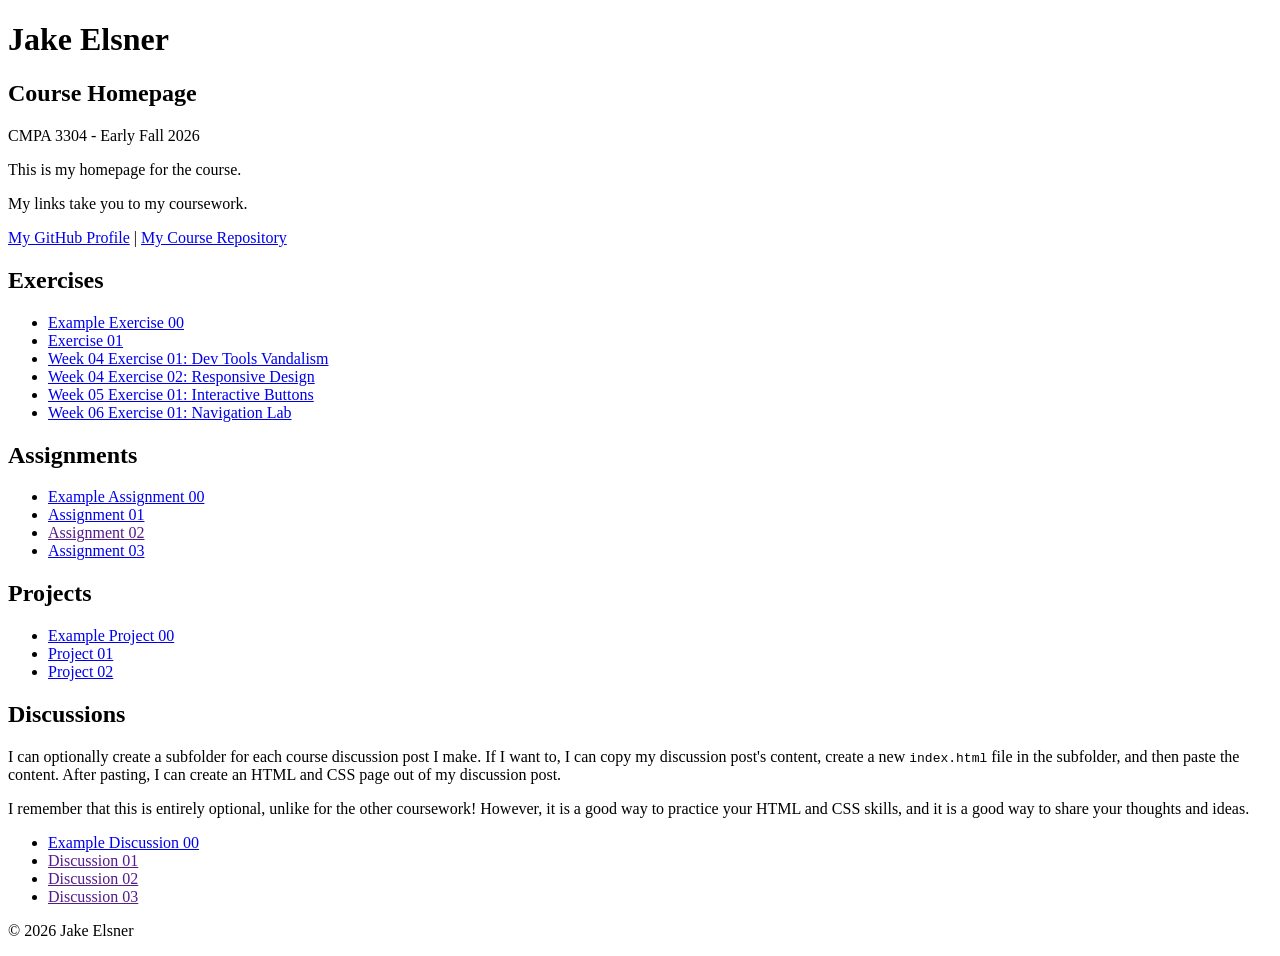
<file: index.html>
<!DOCTYPE html>

<!--

INSTRUCTIONS: HOW TO CHANGE THIS PAGE:

1. Change "Student Name" in the title above to your real name.

2. Change "Your Name" in the big heading below to your real name.

3. Change "your-username" to your real GitHub username in both links.

4. Change "your-repo-name" to the name of this repository.

5. Change "Course Name" to the name of your class.

6. Change "Semester Year" to match when you are taking this class.

7. Add links to your work:
    - Find the words that say "Exercise 01", "Assignment 01", etc.
    - Between the quote marks in href="", put the relative link to your work in the subfolder. You can simply link to the subfolder name. Take a look at the example folders and links to see how to do this.
    - For work not yet started/completed, you can leave the href="" blank until you are ready.
    - Change the words "Exercise 01" to match the name of the exercise. Do the same for assignments and projects. If you add your discussion posts, do the same for them.
    - Do this for each piece of work you finish.

8. You can add more links by copying a whole line like this:
    <li><a href="">New Work Name</a></li>
    Then paste it below the last one in that section.

9. Save your changes and push to GitHub when you are done. Remember you can use GitHub Desktop to help you with this.

Remember: During the course, if you want, you can style your homepage to introduce your own style and aesthetics. To start, keep this page simple and plain. This is just a template to get you started. Embrace the handcrafted approach to web design and development: change things to make them your own.

Remember: You must have a GitHub account, a new GitHub repository for this course, and this file (index.html) in that repository. 

Remember: You must create subfolders for each piece of coursework as the semester progresses.

-->

<html lang="en">
    <head>
        <meta charset="UTF-8" />
        <title>Course Homepage template</title>
        <meta charset="UTF-8" />
        <meta name="viewport" content="width=device-width, initial-scale=1.0" />
        <title>Jake Elsner - Course Homepage</title>
    </head>

    <body>
        <header>
            <h1>Jake Elsner</h1>
            <h2>Course Homepage</h2>
            <p>CMPA 3304 - Early Fall 2026</p>
            <p>This is my homepage for the course.</p>
            <p>My links take you to my coursework.</p>
            <nav>
                <a href="https://github.com/ElsnerRedRaider">My GitHub Profile</a>
                |
                <a href="https://elsnerredraider.github.io/Elsner-CMPA3304/">
                    My Course Repository
                </a>
            </nav>
        </header>

        <main>
            <section>
                <h2>Exercises</h2>
                <ul>
                    <li>
                        <a href="example-exercise-00/">Example Exercise 00</a>
                    </li>
                    <li><a href="week03-exercise01-boxmodelpractice/">Exercise 01</a></li>
                    <li><a href="week04_exercise01/">Week 04 Exercise 01: Dev Tools Vandalism</a></li>
                    <li><a href="week-04-exercise-02/">Week 04 Exercise 02: Responsive Design</a></li>
                    <li><a href="week05-exercise01/">Week 05 Exercise 01: Interactive Buttons</a></li>
                    <li><a href="week-06-exercise-01/">Week 06 Exercise 01: Navigation Lab</a></li>
                </ul>
            </section>

            <section>
                <h2>Assignments</h2>
                <ul>
                    <li>
                        <a href="example-assignment-00/">
                            Example Assignment 00
                        </a>
                    </li>
                    <li><a href="assignment-01/">Assignment 01</a></li>
                    <li><a href="">Assignment 02</a></li>
                    <li><a href="assignment-03/">Assignment 03</a></li>
                </ul>
            </section>

            <section>
                <h2>Projects</h2>
                <ul>
                    <li>
                        <a href="example-project-00/">Example Project 00</a>
                    </li>
                    <li><a href="project-01/">Project 01</a></li>
                    <li><a href="project-02/">Project 02</a></li>
                </ul>
            </section>

            <section>
                <h2>Discussions</h2>
                <p>
                    I can optionally create a subfolder for each course
                    discussion post I make. If I want to, I can copy my
                    discussion post's content, create a new
                    <code>index.html</code>
                    file in the subfolder, and then paste the content. After
                    pasting, I can create an HTML and CSS page out of my
                    discussion post.
                </p>
                <p>
                    I remember that this is entirely optional, unlike for the
                    other coursework! However, it is a good way to practice your
                    HTML and CSS skills, and it is a good way to share your
                    thoughts and ideas.
                </p>
                <ul>
                    <li>
                        <a href="example-discussion-00/">
                            Example Discussion 00
                        </a>
                    </li>
                    <li><a href="">Discussion 01</a></li>
                    <li><a href="">Discussion 02</a></li>
                    <li><a href="">Discussion 03</a></li>
                </ul>
            </section>
        </main>

        <footer>
            <p>&copy; 2026 Jake Elsner</p>
        </footer>
    </body>
</html>
</file>
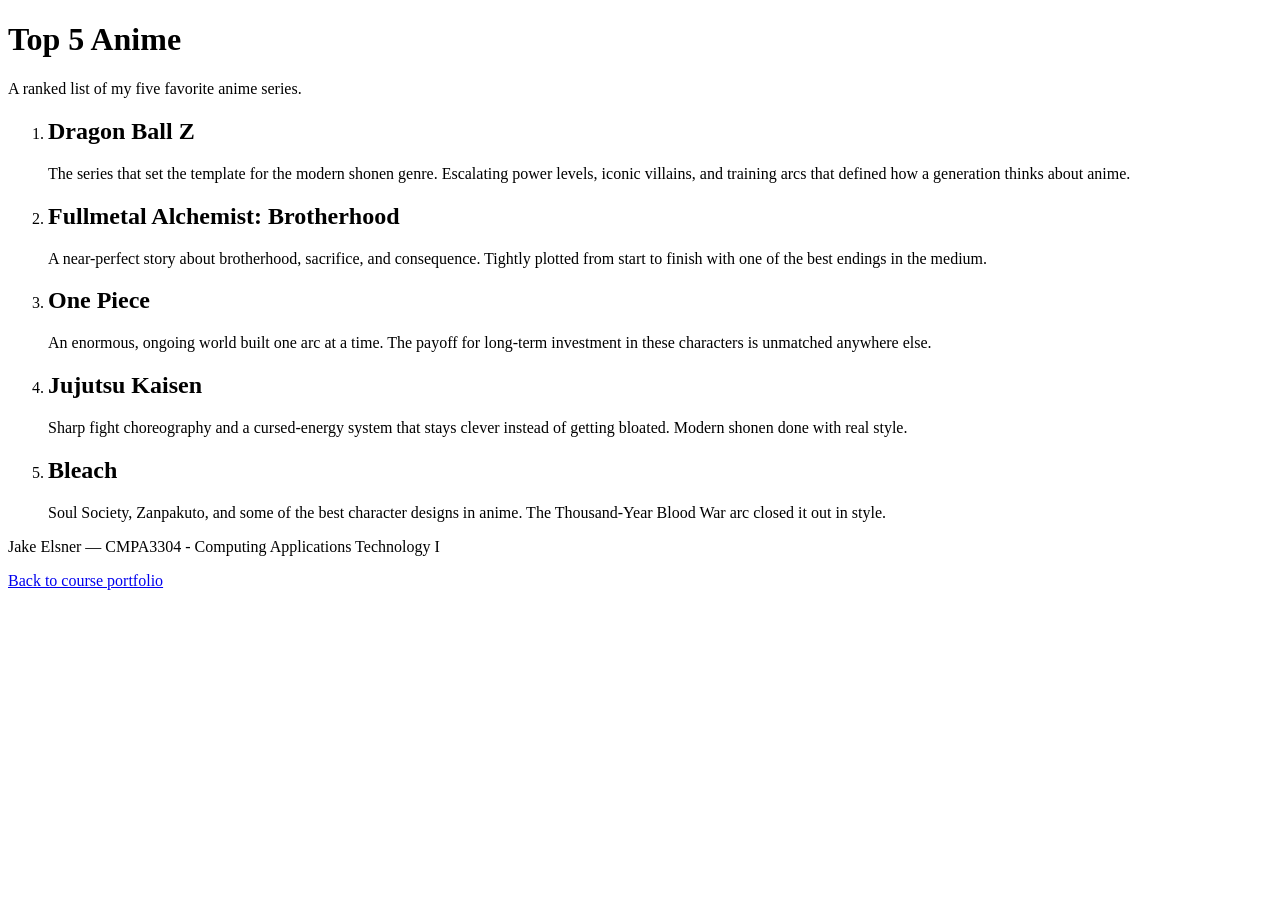
<file: assignment-01/index.html>
<!DOCTYPE html>
<html lang="en">
<head>
  <meta charset="UTF-8">
  <meta name="viewport" content="width=device-width, initial-scale=1.0">
  <title>Assignment 01: Top 5 Anime</title>
</head>
<body>

  <header>
    <h1>Top 5 Anime</h1>
    <p>A ranked list of my five favorite anime series.</p>
  </header>

  <main>
    <ol>
      <li>
        <h2>Dragon Ball Z</h2>
        <p>The series that set the template for the modern shonen genre. Escalating power levels, iconic villains, and training arcs that defined how a generation thinks about anime.</p>
      </li>

      <li>
        <h2>Fullmetal Alchemist: Brotherhood</h2>
        <p>A near-perfect story about brotherhood, sacrifice, and consequence. Tightly plotted from start to finish with one of the best endings in the medium.</p>
      </li>

      <li>
        <h2>One Piece</h2>
        <p>An enormous, ongoing world built one arc at a time. The payoff for long-term investment in these characters is unmatched anywhere else.</p>
      </li>

      <li>
        <h2>Jujutsu Kaisen</h2>
        <p>Sharp fight choreography and a cursed-energy system that stays clever instead of getting bloated. Modern shonen done with real style.</p>
      </li>

      <li>
        <h2>Bleach</h2>
        <p>Soul Society, Zanpakuto, and some of the best character designs in anime. The Thousand-Year Blood War arc closed it out in style.</p>
      </li>
    </ol>
  </main>

  <footer>
    <p>Jake Elsner &mdash; CMPA3304 - Computing Applications Technology I</p>
    <a href="../">Back to course portfolio</a>
  </footer>

</body>
</html>
</file>
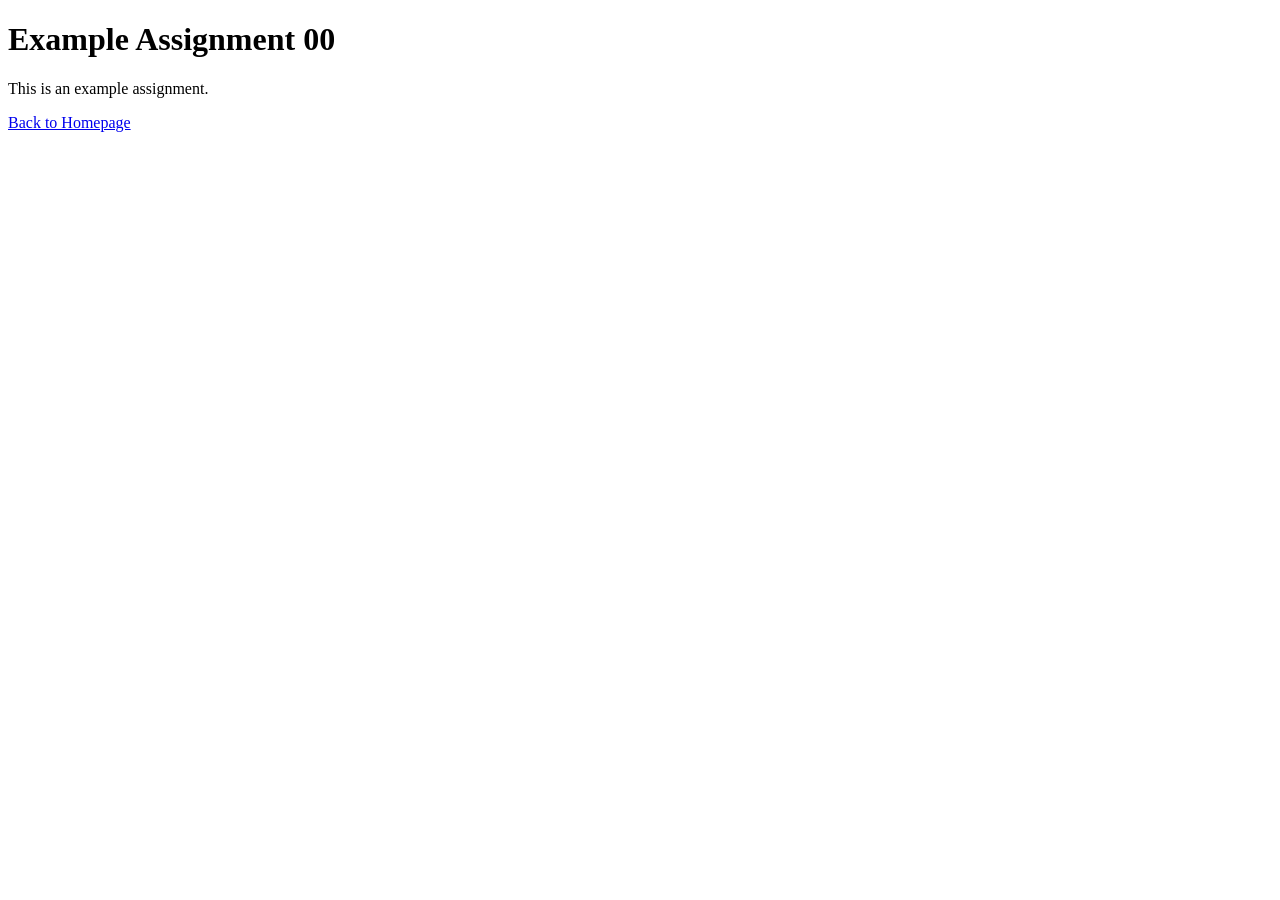
<file: example-assignment-00/index.html>
<!DOCTYPE html>
<html lang="en">
    <head>
        <meta charset="UTF-8" />
        <meta name="viewport" content="width=device-width, initial-scale=1.0" />
        <title>Example Assignment 00</title>
    </head>
    <body>
        <h1>Example Assignment 00</h1>
        <p>This is an example assignment.</p>
        <a href="../index.html">Back to Homepage</a>
    </body>
</html>
</file>
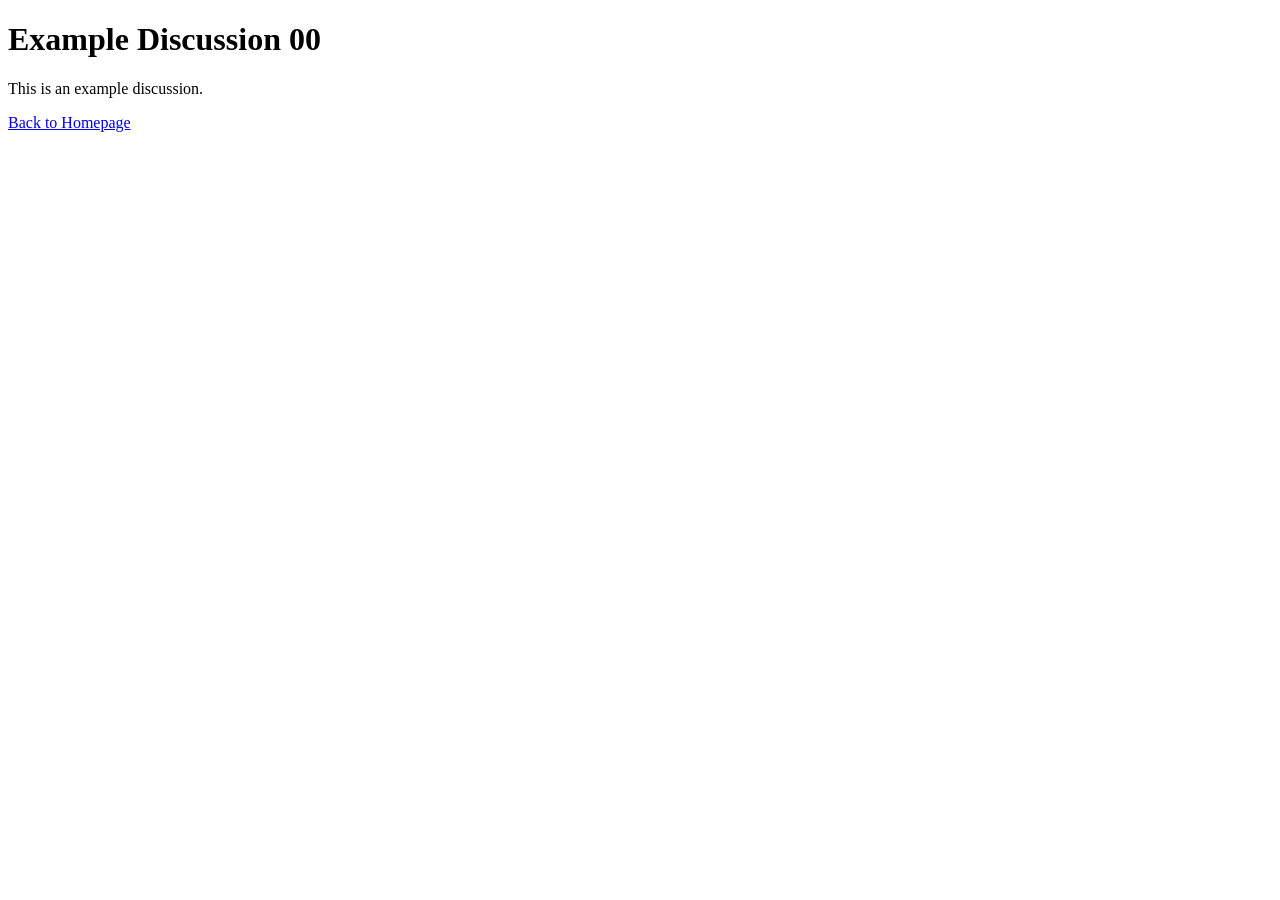
<file: example-discussion-00/index.html>
<!DOCTYPE html>
<html lang="en">
    <head>
        <meta charset="UTF-8" />
        <meta name="viewport" content="width=device-width, initial-scale=1.0" />
        <title>Example Discussion 00</title>
    </head>
    <body>
        <h1>Example Discussion 00</h1>
        <p>This is an example discussion.</p>
        <a href="../index.html">Back to Homepage</a>
    </body>
</html>
</file>
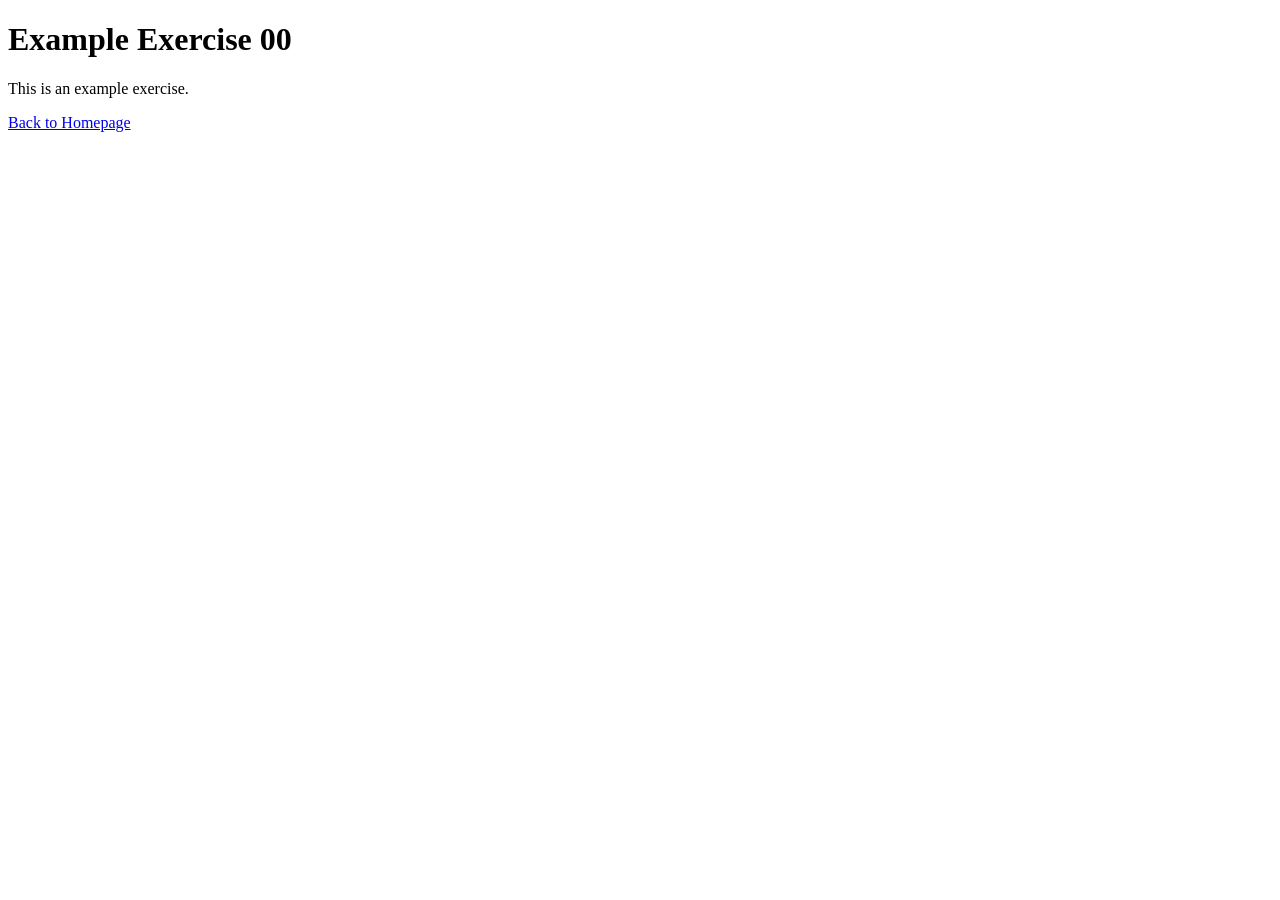
<file: example-exercise-00/index.html>
<!DOCTYPE html>
<html lang="en">
    <head>
        <meta charset="UTF-8" />
        <meta name="viewport" content="width=device-width, initial-scale=1.0" />
        <title>Example Exercise 00</title>
    </head>
    <body>
        <h1>Example Exercise 00</h1>
        <p>This is an example exercise.</p>
        <a href="../index.html">Back to Homepage</a>
    </body>
</html>
</file>
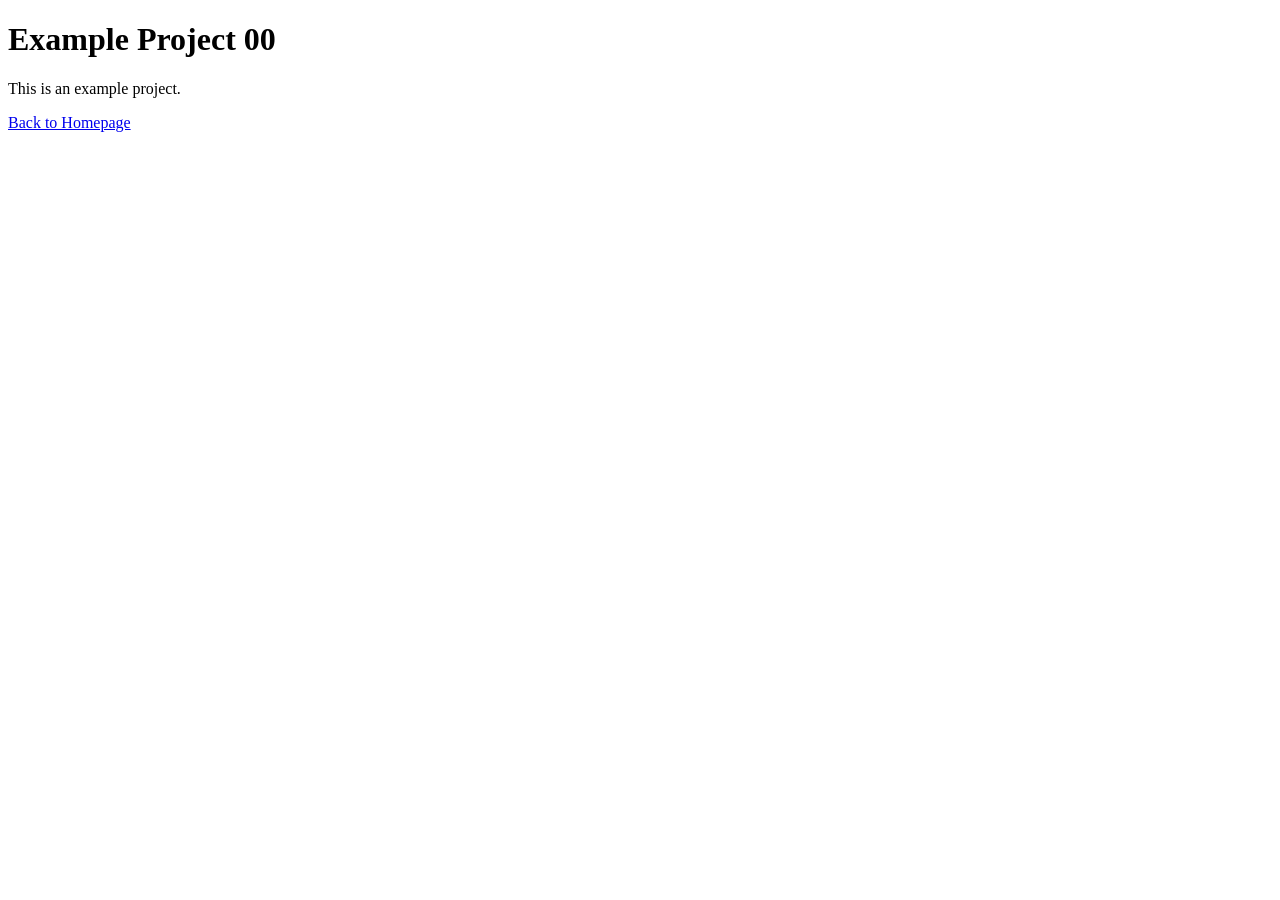
<file: example-project-00/index.html>
<!DOCTYPE html>
<html lang="en">
    <head>
        <meta charset="UTF-8" />
        <meta name="viewport" content="width=device-width, initial-scale=1.0" />
        <title>Example Project 00</title>
    </head>
    <body>
        <h1>Example Project 00</h1>
        <p>This is an example project.</p>
        <a href="../index.html">Back to Homepage</a>
    </body>
</html>
</file>
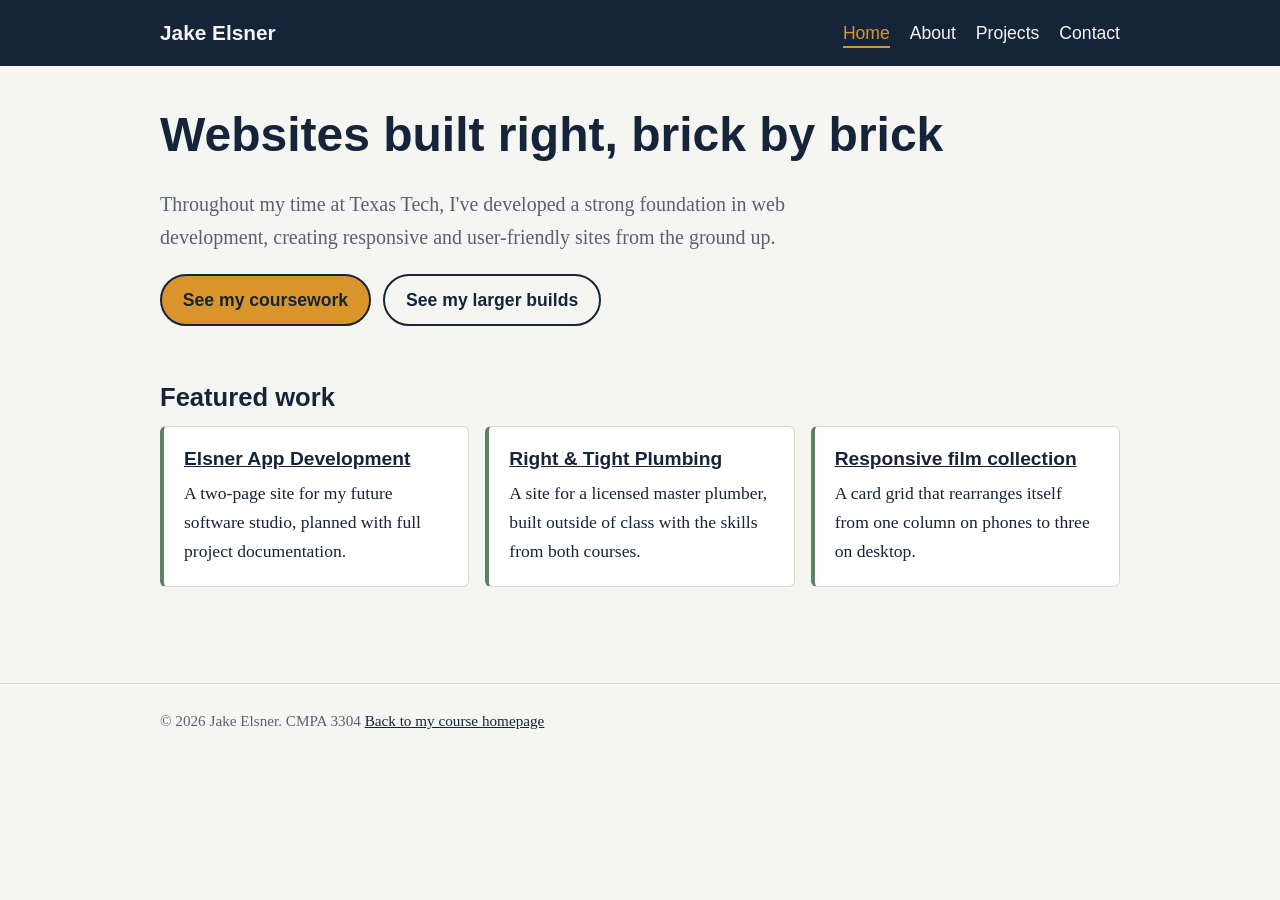
<file: project-02/index.html>
<!DOCTYPE html>
<html lang="en">
<head>
  <meta charset="UTF-8">
  <meta name="viewport" content="width=device-width, initial-scale=1.0">
  <meta name="description" content="Web development portfolio of Jake Elsner, a Texas Tech student in Computing Applications.">
  <title>Home | Jake Elsner</title>
  <link rel="stylesheet" href="style.css">
</head>
<body>
  <header>
    <div class="container">
      <a class="logo" href="index.html">Jake Elsner</a>
      <nav aria-label="Main navigation">
        <ul>
          <li><a href="index.html" aria-current="page">Home</a></li>
          <li><a href="about.html">About</a></li>
          <li><a href="projects.html">Projects</a></li>
          <li><a href="contact.html">Contact</a></li>
        </ul>
      </nav>
    </div>
  </header>

  <main class="container">
    <section aria-labelledby="hero-title">
      <h1 id="hero-title">Websites built right, brick by brick</h1>
      <p class="lead">Throughout my time at Texas Tech, I've developed a strong foundation in web development, creating responsive and user-friendly sites from the ground up.</p>
      <a class="button" href="projects.html#coursework">See my coursework</a>
      <a class="button button-secondary" href="projects.html#builds">See my larger builds</a>
    </section>

    <section aria-labelledby="featured-title">
      <h2 id="featured-title">Featured work</h2>
      <ul class="cards">
        <li class="card">
          <h3><a href="https://elsnerredraider.github.io/Project03_ElsnerAppDevelopment/">Elsner App Development</a></h3>
          <p>A two-page site for my future software studio, planned with full project documentation.</p>
        </li>
        <li class="card">
          <h3><a href="https://elsnerredraider.github.io/Right-and-Tight/">Right &amp; Tight Plumbing</a></h3>
          <p>A site for a licensed master plumber, built outside of class with the skills from both courses.</p>
        </li>
        <li class="card">
          <h3><a href="https://elsnerredraider.github.io/Elsner-CMPA3304/week-04-exercise-02/">Responsive film collection</a></h3>
          <p>A card grid that rearranges itself from one column on phones to three on desktop.</p>
        </li>
      </ul>
    </section>
  </main>

  <footer>
    <div class="container">
      <p>&copy; 2026 Jake Elsner. CMPA 3304 <a href="https://elsnerredraider.github.io/Elsner-CMPA3304/">Back to my course homepage</a></p>
    </div>
  </footer>
</body>
</html>
</file>
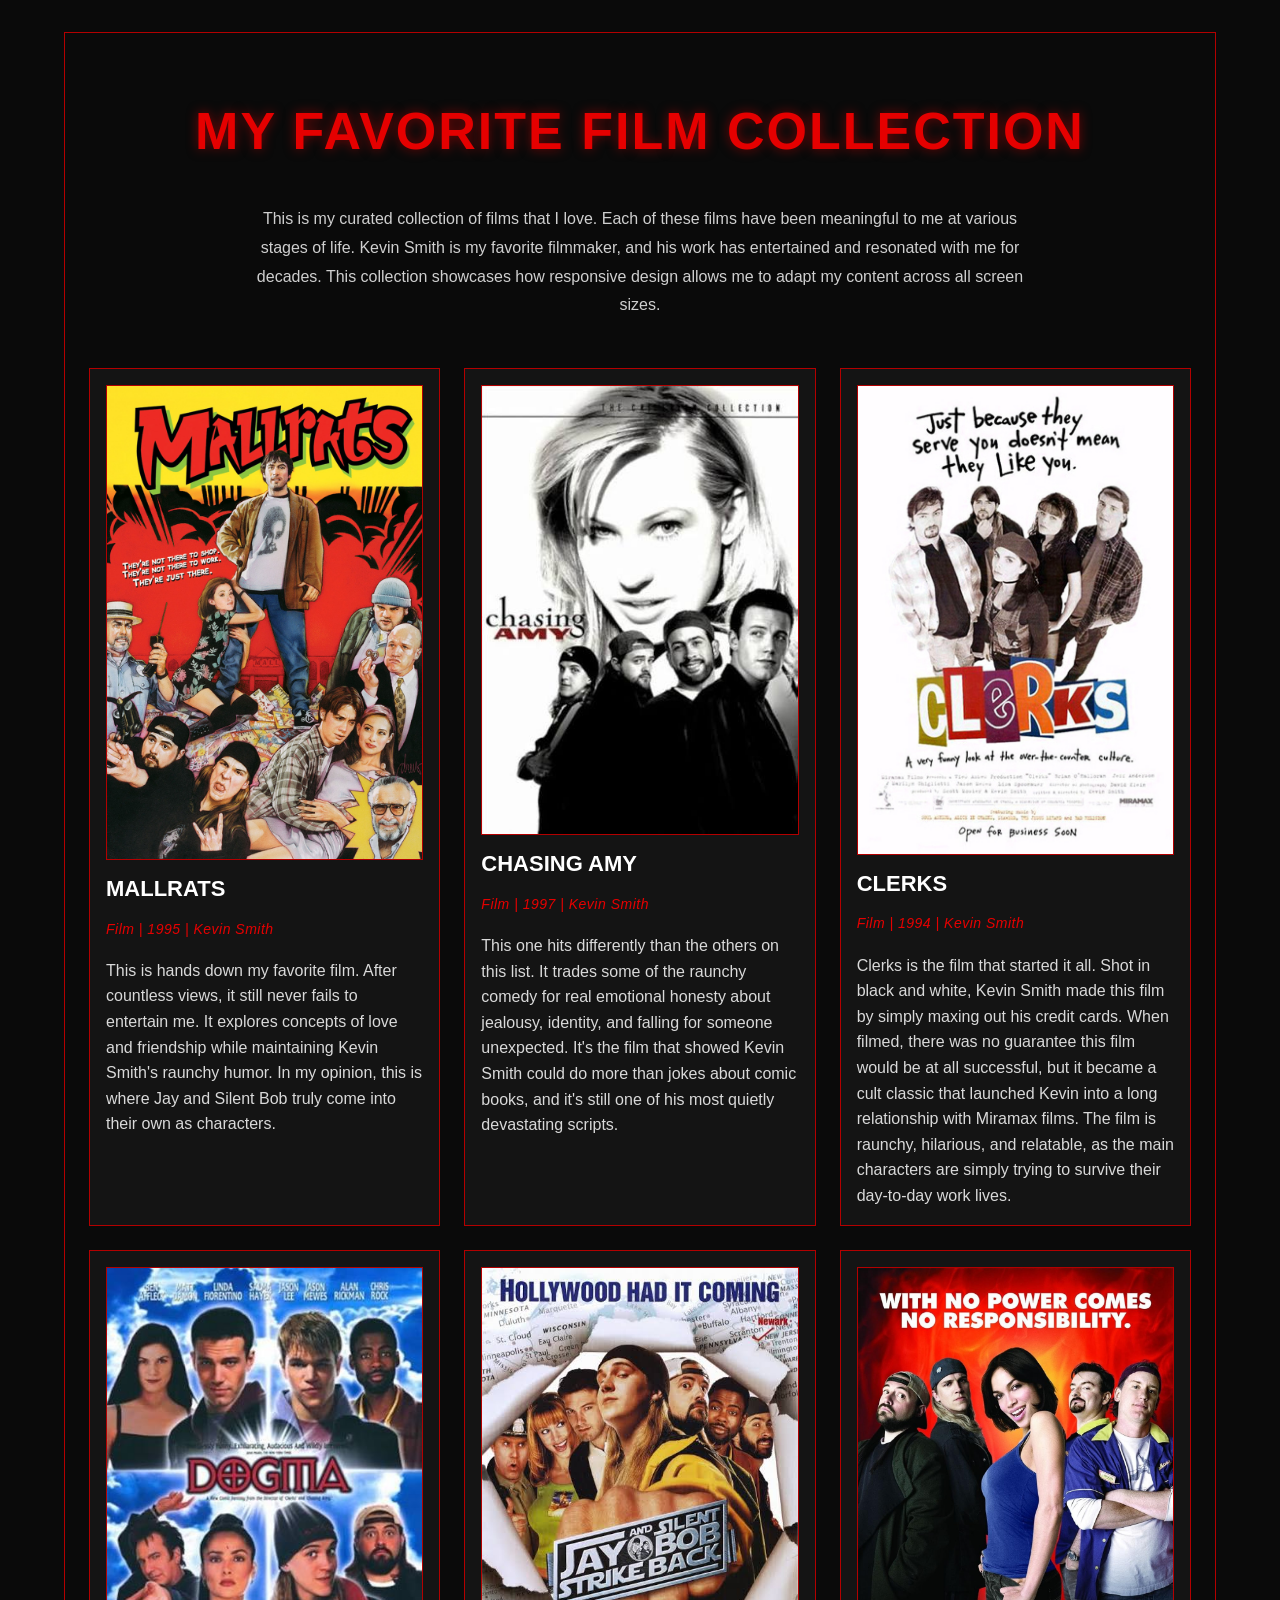
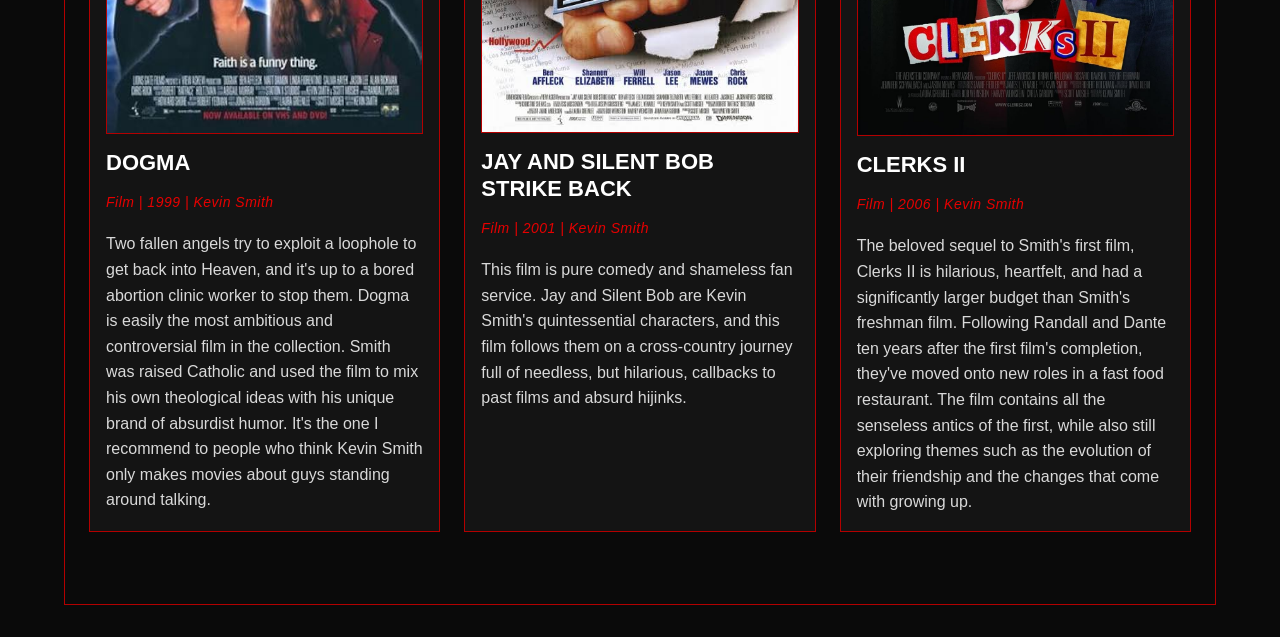
<file: week-04-exercise-02/index.html>
<!DOCTYPE html>
<html lang="en">

<head>
    <meta charset="UTF-8" />
    <meta name="viewport" content="width=device-width, initial-scale=1.0" />
    <title>Week 04 Exercise 02 - My Collection</title>
    <link rel="stylesheet" href="./style.css" />
</head>

<body>
    <main>
        <h1>My Favorite Film Collection</h1>
        <!-- 
            SAMPLE OVERVIEW TEXT
            Replace this entire paragraph with your own description.
            How do you think about your collection? Write that out here.
            P.S. Please use your own words. Be yourself.
        -->
        <p>
            This is my curated collection of films that I love. Each of these films have been meaningful to me at various stages of life.
            Kevin Smith is my favorite filmmaker, and his work has entertained and resonated with me for decades. This collection showcases
            how responsive design allows me to adapt my content across all screen sizes.
        </p>

        <div class="collection-grid">

            <!-- 
                SAMPLE CARD 1
                Replace this entire card with your own item.
                Keep the same structure: image, title, details, description.
            -->
            <div class="collection-card">
                <img src="./movie1_malrats.png" alt="Mallrats by Kevin Smith" />
                <h2>Mallrats</h2>
                <p class="details">Film | 1995 | Kevin Smith</p>
                <p class="description">
                    This is hands down my favorite film. After countless views, it still never fails to entertain me. 
                    It explores concepts of love and friendship while maintaining Kevin Smith's raunchy humor. In my opinion, this is where Jay and Silent Bob truly come into their own as characters.
                </p>
            </div>

            <!-- 
                SAMPLE CARD 2
                Replace this entire card with your own item.
                Notice the structure is identical to Sample Card 1.
            -->
            <div class="collection-card">
                <img src="./movie2_chasingamy.jpg" alt="Chasing Amy by Kevin Smith" />
                <h2>Chasing Amy</h2>
                <p class="details">Film | 1997 | Kevin Smith</p>
                <p class="description">
                    This one hits differently than the others on this list. 
                    It trades some of the raunchy comedy for real emotional honesty about jealousy, identity, and falling for someone unexpected. 
                    It's the film that showed Kevin Smith could do more than jokes about comic books, and it's still one of his most quietly devastating scripts.
                </p>
            </div>

            <!-- 
                PLACEHOLDER CARD 3
                Complete this card by adding your image, title, details, and description.
            -->
            <div class="collection-card">
                <img src="./movie3_clerks.jpg" alt="Clerks by Kevin Smith" />
                <h2>Clerks</h2>
                <p class="details">Film | 1994 | Kevin Smith</p>
                <p class="description">
                    Clerks is the film that started it all. Shot in black and white, Kevin Smith made this film by simply maxing out his credit cards.
                    When filmed, there was no guarantee this film would be at all successful, but it became a cult classic that launched Kevin into a long relationship with Miramax films.
                    The film is raunchy, hilarious, and relatable, as the main characters are simply trying to survive their day-to-day work lives.
                </p>
            </div>

            <!-- 
                PLACEHOLDER CARD 4
                Complete this card by adding your image, title, details, and description.
            -->
            <div class="collection-card">
                <img src="./movie4_dogma.jpg" alt="Dogma by Kevin Smith" />
                <h2>Dogma</h2>
                <p class="details">Film | 1999 | Kevin Smith</p>
                <p class="description">
                    Two fallen angels try to exploit a loophole to get back into Heaven, and it's up to a bored abortion clinic worker to stop them. 
                    Dogma is easily the most ambitious and controversial film in the collection. Smith was raised Catholic and used the film to mix his own theological ideas with his unique brand of absurdist humor.
                     It's the one I recommend to people who think Kevin Smith only makes movies about guys standing around talking.
                </p>
            </div>

            <!-- 
                PLACEHOLDER CARD 5
                Complete this card by adding your image, title, details, and description.
            -->
            <div class="collection-card">
                <img src="./movie5_jayandsilentbobstrikeback.jpg" alt="Jay and Silent Bob Strike Back by Kevin Smith" />
                <h2>Jay and Silent Bob Strike Back</h2>
                <p class="details">Film | 2001 | Kevin Smith</p>
                <p class="description">
                    This film is pure comedy and shameless fan service. 
                    Jay and Silent Bob are Kevin Smith's quintessential characters, and this film follows them on a cross-country journey full of needless, but hilarious, callbacks to past films and absurd hijinks.
                </p>
            </div>

            <!-- 
                PLACEHOLDER CARD 6
                Complete this card by adding your image, title, details, and description.
            -->
            <div class="collection-card">
                <img src="./movie6_clerks2.jpg" alt="Clerks II by Kevin Smith" />
                <h2>Clerks II</h2>
                <p class="details">Film | 2006 | Kevin Smith</p>
                <p class="description">
                    The beloved sequel to Smith's first film, Clerks II is hilarious, heartfelt, and had a significantly larger budget than Smith's freshman film.
                    Following Randall and Dante ten years after the first film's completion, they've moved onto new roles in a fast food restaurant. 
                    The film contains all the senseless antics of the first, while also still exploring themes such as the evolution of their friendship and the changes that come with growing up.
                </p>
            </div>
        </div>
    </main>
</body>

</html>
                </p>
            </div>
        </div>
    </main>
</body>

</html>
</file>
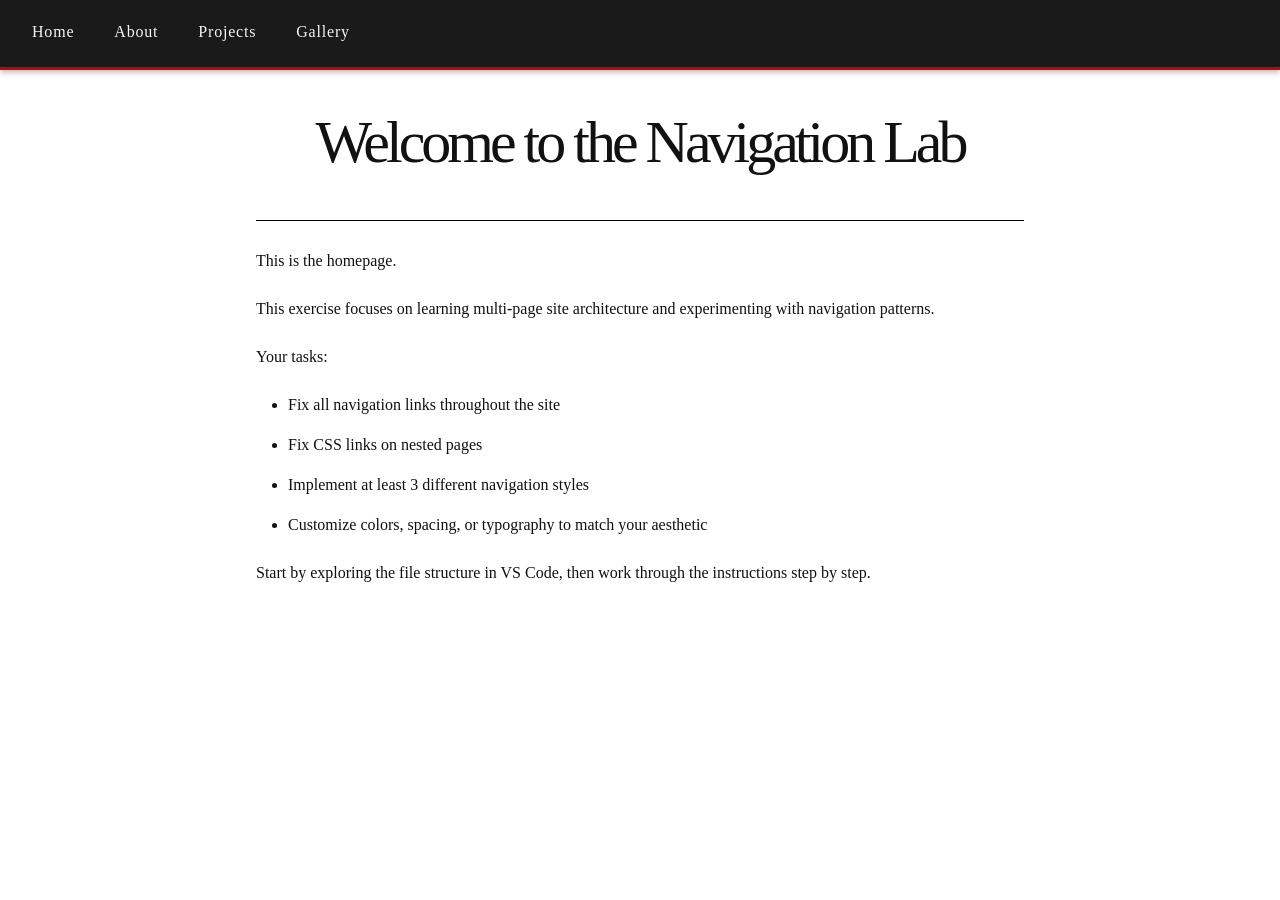
<file: week-06-exercise-01/index.html>
<!DOCTYPE html>
<html lang="en">

<head>
  <meta charset="UTF-8">
  <meta name="viewport" content="width=device-width, initial-scale=1.0">
  <title>Navigation Lab - Home</title>
  <link rel="stylesheet" href="css/style.css">
</head>

<body>

  <nav class="nav-horizontal">
    <ul>
      <li><a href="index.html">Home</a></li>
      <li><a href="about.html">About</a></li>
      <li><a href="projects/index.html">Projects</a></li>
      <li><a href="gallery/index.html">Gallery</a></li>
    </ul>
  </nav>

  <main>
    <h1>Welcome to the Navigation Lab</h1>

    <p>This is the homepage.</p>
    <p>This exercise focuses on learning multi-page site architecture and experimenting with navigation patterns.</p>

    <p>Your tasks:</p>
    <ul>
      <li>Fix all navigation links throughout the site</li>
      <li>Fix CSS links on nested pages</li>
      <li>Implement at least 3 different navigation styles</li>
      <li>Customize colors, spacing, or typography to match your aesthetic</li>
    </ul>

    <p>Start by exploring the file structure in VS Code, then work through the instructions step by step.</p>
  </main>

</body>

</html>
</file>
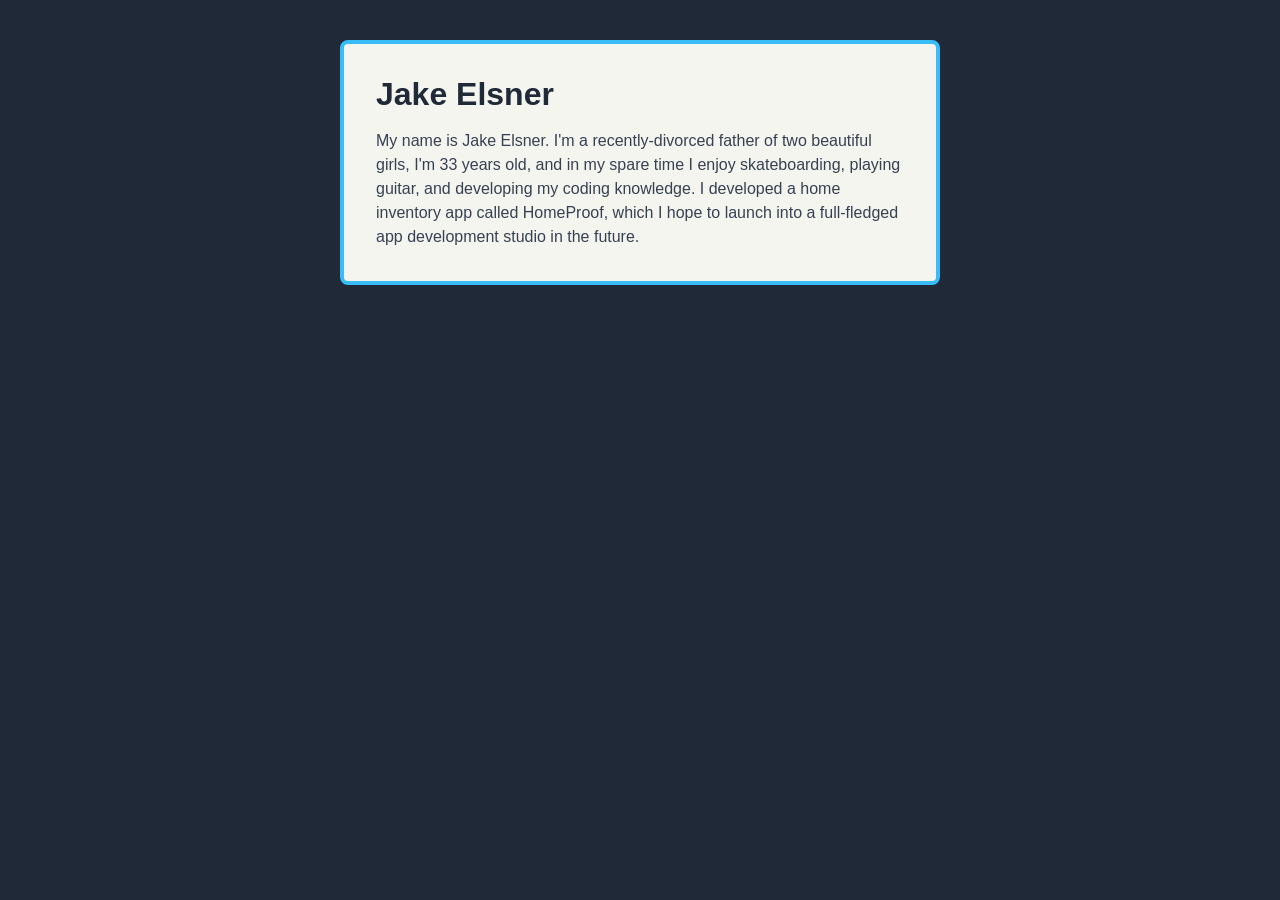
<file: week03-exercise01-boxmodelpractice/index.html>
<!DOCTYPE html>

<html lang="en">

<head>

  <meta charset="UTF-8">
  <meta name="viewport" content="width=device-width, initial-scale=1.0">
  <title>Jake Elsner</title>
  <link rel="stylesheet" href="style.css">
  
</head>

<body>
 
  <div class="card">
    <h1>Jake Elsner</h1>
    <p>
      My name is Jake Elsner. I'm a recently-divorced father of two beautiful girls, I'm 33 years old, and in my spare time I enjoy skateboarding, playing guitar, and developing my coding knowledge. I developed a home inventory app called HomeProof, which I hope to launch into a full-fledged app development studio in the future. 
    </p>
  </div>
 
</body>
</html>
</file>
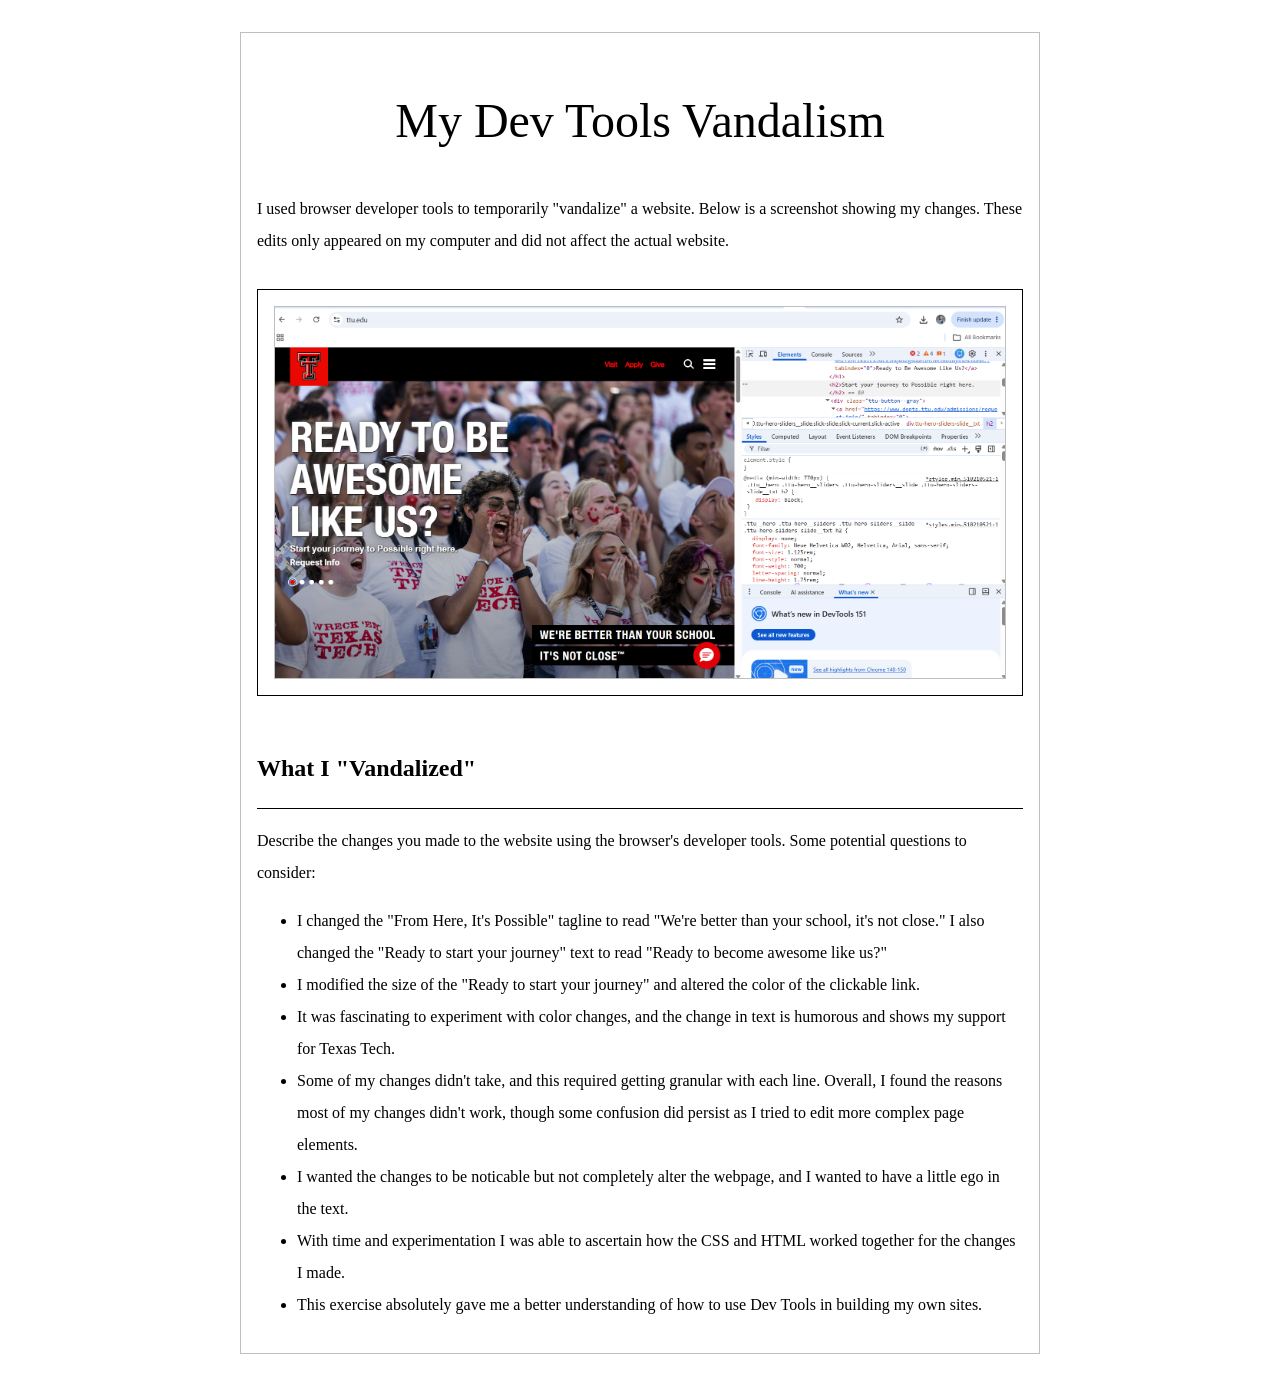
<file: week04_exercise01/index.html>
<!DOCTYPE html>
<html lang="en">

<head>
    <meta charset="UTF-8" />
    <meta name="viewport" content="width=device-width, initial-scale=1.0" />
    <title>Week 04 Exercise 01 - My Dev Tools Vandalism</title>
    <link rel="stylesheet" href="./style.css" />
</head>

<body>
    <main>
        <h1>My Dev Tools Vandalism</h1>
        <p>
            I used browser developer tools to temporarily "vandalize" a
            website. Below is a screenshot showing my changes. These edits
            only appeared on my computer and did not affect the actual
            website.
        </p>
        <div class="screenshot-container">
            <!-- 
                IMPORTANT: Update the src attribute below to match your screenshot filename.
                Example: If your screenshot is named "apple-dot-com-but-with-papyrus-font.png", change the line to:
                src="./apple-dot-com-but-with-papyrus-font.png"
            -->
            <img src="devtools-vandalism-screenshot.png" alt="Screenshot of the vandalized TTU Homepage" />
        </div>
        <h2>What I "Vandalized"</h2>
        <p>
            Describe the changes you made to the website using the browser's developer tools. Some potential questions
            to consider:
        <ul>
            <li>I changed the "From Here, It's Possible" tagline to read "We're better than your school, it's not close." I also changed the "Ready to start your journey" text to read "Ready to become awesome like us?"</li>
            <li>I modified the size of the "Ready to start your journey" and altered the color of the clickable link.</li>
            <li>It was fascinating to experiment with color changes, and the change in text is humorous and shows my support for Texas Tech.</li>
            <li>Some of my changes didn't take, and this required getting granular with each line. Overall, I found the reasons most of my changes didn't work, though some confusion did persist as I tried to edit more complex page elements.</li>
            <li>I wanted the changes to be noticable but not completely alter the webpage, and I wanted to have a little ego in the text.</li>
            <li>With time and experimentation I was able to ascertain how the CSS and HTML worked together for the changes I made.</li>
            <li>This exercise absolutely gave me a better understanding of how to use Dev Tools in building my own sites.</li>
        </ul>
        </p>
    </main>
</body>

</html>
</file>
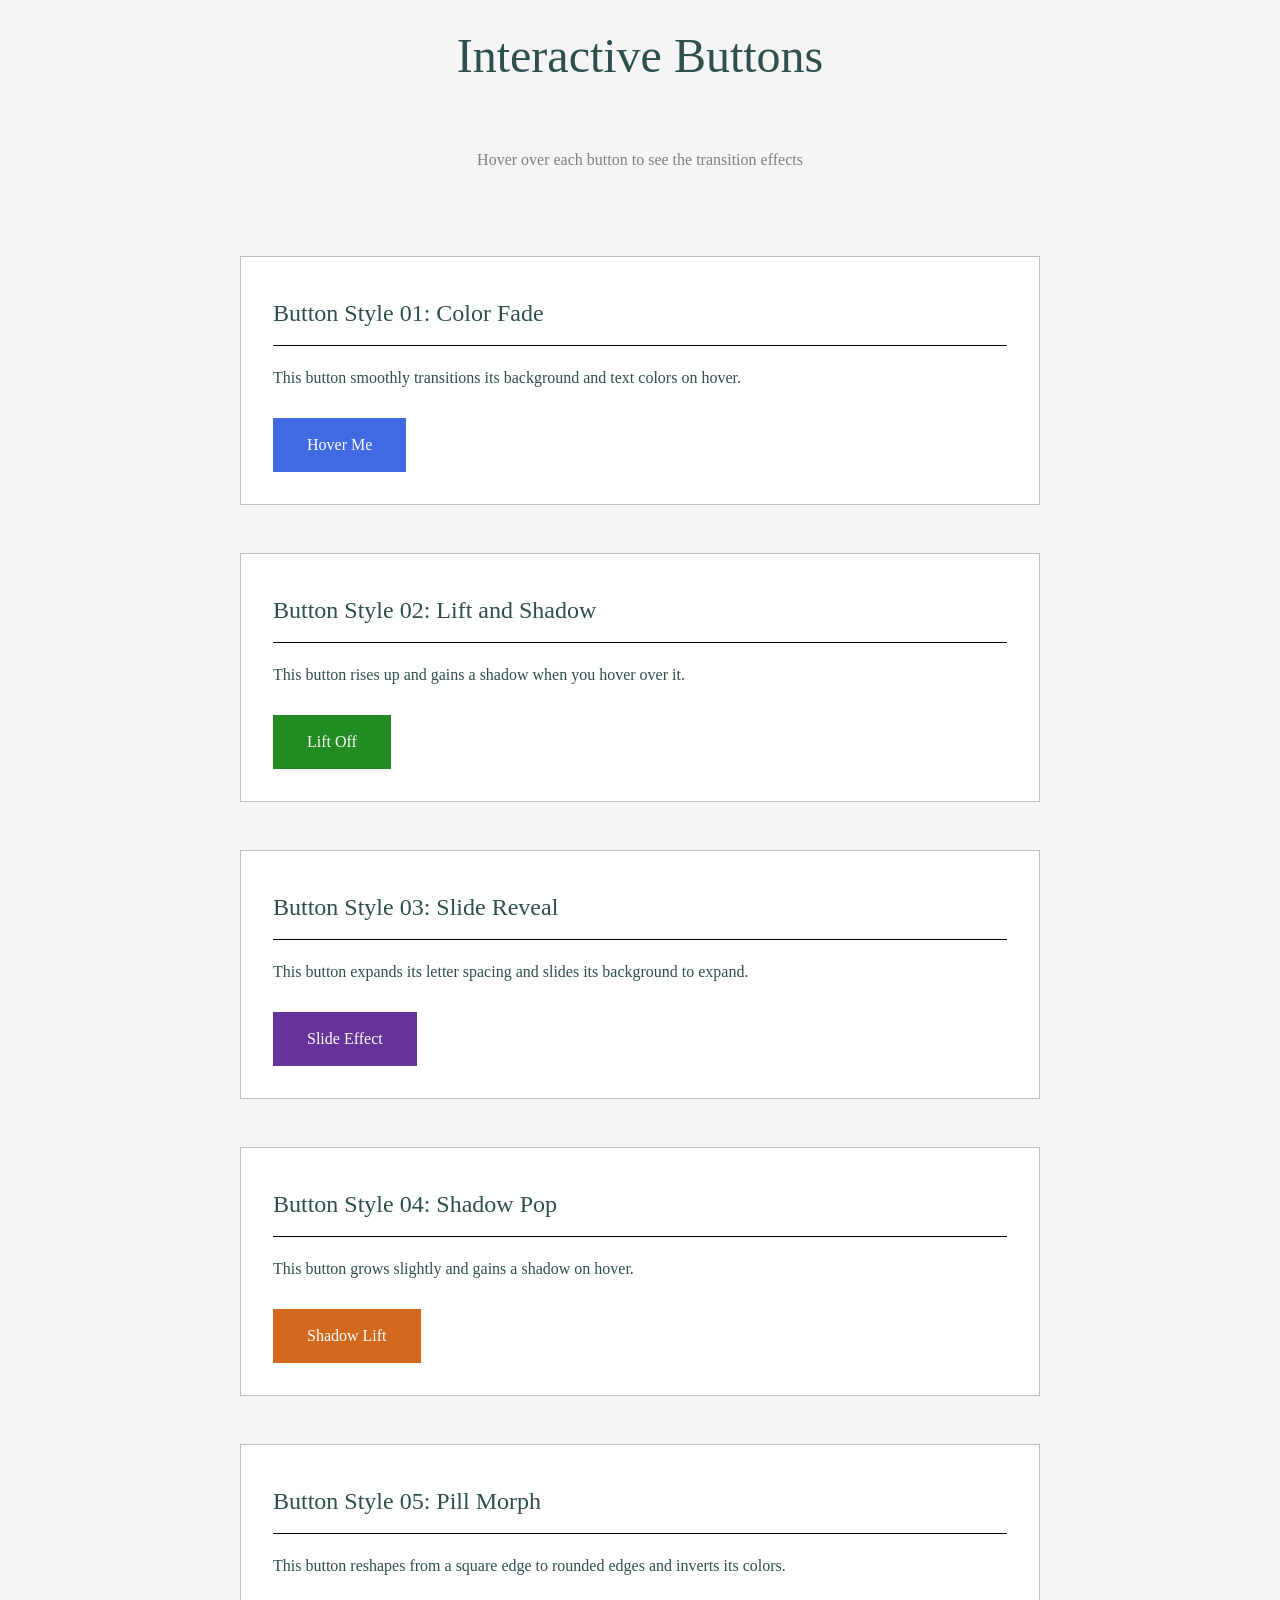
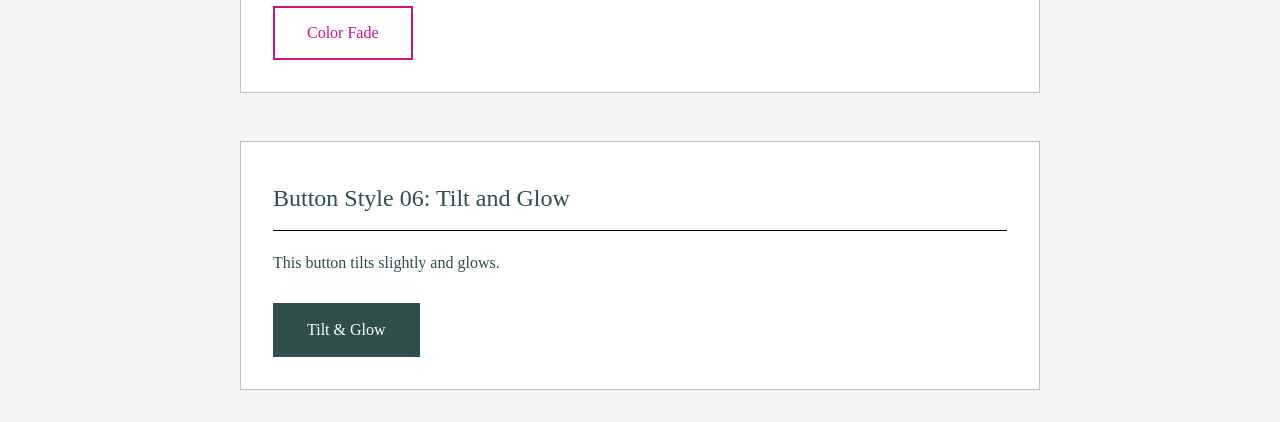
<file: week05-exercise01/index.html>
<!DOCTYPE html>
<html lang="en">

<head>
    <meta charset="UTF-8">
    <meta name="viewport" content="width=device-width, initial-scale=1.0">
    <title>Exercises Week 05 Exercise 01: Interactive Buttons</title>
    <link rel="stylesheet" href="./style.css">
</head>

<body>
    <div class="container">
        <h1>Interactive Buttons</h1>
        <p class="subtitle">Hover over each button to see the transition effects</p>

        <section class="button-section">
            <h2>Button Style 01: Color Fade</h2>
            <p>This button smoothly transitions its background and text colors on hover.</p>
            <button class="button-01">Hover Me</button>
        </section>

        <section class="button-section">
            <h2>Button Style 02: Lift and Shadow</h2>
            <p>This button rises up and gains a shadow when you hover over it.</p>
            <button class="button-02">Lift Off</button>
        </section>

        <section class="button-section">
            <h2>Button Style 03: Slide Reveal</h2>
            <p>This button expands its letter spacing and slides its background to expand.</p>
            <button class="button-03">Slide Effect</button>
        </section>

        <section class="button-section">
            <h2>Button Style 04: Shadow Pop</h2>
            <p>This button grows slightly and gains a shadow on hover.</p>
            <button class="button-04">Shadow Lift</button>
        </section>

        <section class="button-section">
            <h2>Button Style 05: Pill Morph</h2>
            <p>This button reshapes from a square edge to rounded edges and inverts its colors.</p>
            <button class="button-05">Color Fade</button>
        </section>

        <section class="button-section">
            <h2>Button Style 06: Tilt and Glow</h2>
            <p>This button tilts slightly and glows.</p>
            <button class="button-06">Tilt & Glow</button>
        </section>
    </div>
</body>

</html>
</file>
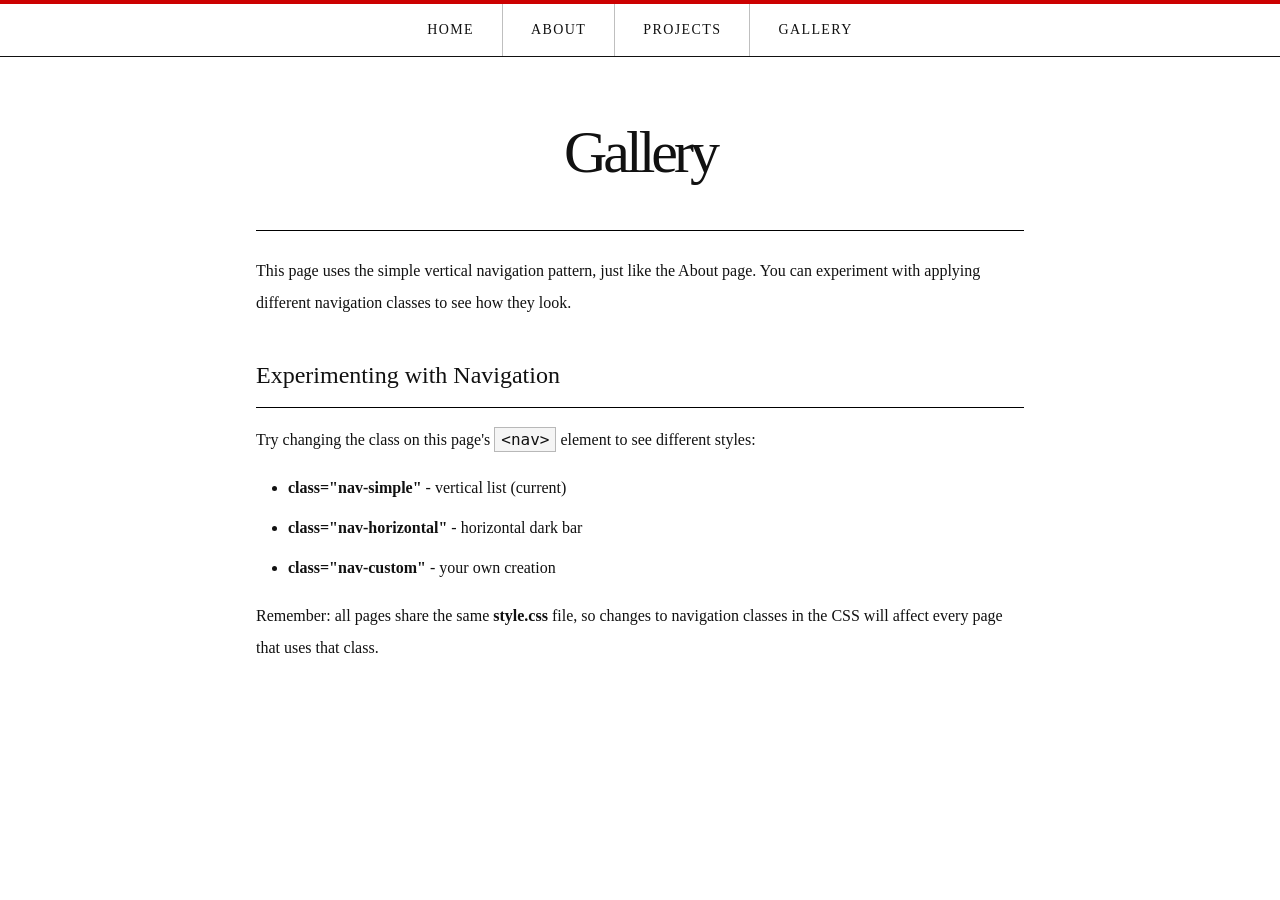
<file: week-06-exercise-01/gallery/index.html>
<!DOCTYPE html>
<html lang="en">

<head>
  <meta charset="UTF-8">
  <meta name="viewport" content="width=device-width, initial-scale=1.0">
  <title>Navigation Lab - Gallery</title>
  <link rel="stylesheet" href="../css/style.css">
</head>

<body>

  <nav class="nav-custom">
    <ul>
      <li><a href="../index.html">Home</a></li>
      <li><a href="../about.html">About</a></li>
      <li><a href="../projects/index.html">Projects</a></li>
      <li><a href="index.html">Gallery</a></li>
    </ul>
  </nav>

  <main>
    <h1>Gallery</h1>

    <p>This page uses the simple vertical navigation pattern, just like the About page. You can experiment with applying
      different navigation classes to see how they look.</p>

    <h2>Experimenting with Navigation</h2>

    <p>Try changing the class on this page's <code>&lt;nav&gt;</code> element to see different styles:</p>

    <ul>
      <li><strong>class="nav-simple"</strong> - vertical list (current)</li>
      <li><strong>class="nav-horizontal"</strong> - horizontal dark bar</li>
      <li><strong>class="nav-custom"</strong> - your own creation</li>
    </ul>

    <p>Remember: all pages share the same <strong>style.css</strong> file, so changes to navigation classes in the CSS
      will affect every page that uses that class.</p>
  </main>

</body>

</html>
</file>
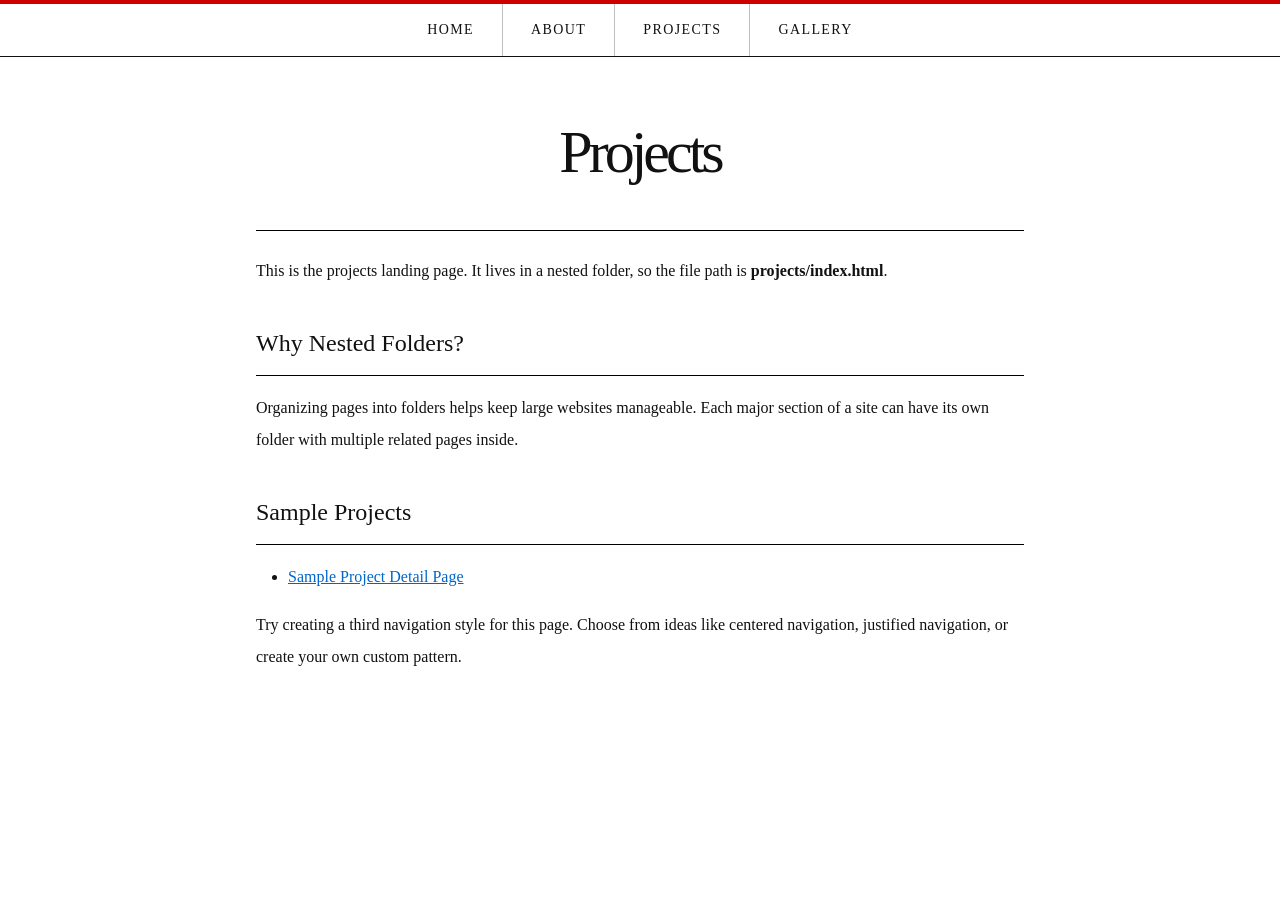
<file: week-06-exercise-01/projects/index.html>
<!DOCTYPE html>
<html lang="en">

<head>
  <meta charset="UTF-8">
  <meta name="viewport" content="width=device-width, initial-scale=1.0">
  <title>Navigation Lab - Projects</title>
  <link rel="stylesheet" href="../css/style.css">
</head>

<body>

  <nav class="nav-custom">
    <ul>
      <li><a href="../index.html">Home</a></li>
      <li><a href="../about.html">About</a></li>
      <li><a href="index.html">Projects</a></li>
      <li><a href="../gallery/index.html">Gallery</a></li>
    </ul>
  </nav>

  <main>
    <h1>Projects</h1>

    <p>This is the projects landing page. It lives in a nested folder, so the file path is
      <strong>projects/index.html</strong>.
    </p>

    <h2>Why Nested Folders?</h2>

    <p>Organizing pages into folders helps keep large websites manageable. Each major section of a site can have its own
      folder with multiple related pages inside.</p>

    <h2>Sample Projects</h2>

    <ul>
      <li><a href="project-detail.html">Sample Project Detail Page</a></li>
    </ul>

    <p>Try creating a third navigation style for this page. Choose from ideas like centered navigation, justified
      navigation, or create your own custom pattern.</p>
  </main>

</body>

</html>
</file>
<file: project-02/style.css>
:root {
  --ink: #16243A;
  --paper: #F5F6F2;
  --sage: #5E7F6A;
  --amber: #D9952B;
  --muted: #586172;
  --line: #D5D9D0;
  --speed: 0.25s;
}

* {
  box-sizing: border-box;
}

body {
  margin: 0;
  background: var(--paper);
  color: var(--ink);
  font-family: Georgia, "Times New Roman", serif;
  font-size: 1.1rem;
  line-height: 1.65;
}

h1,
h2,
h3 {
  font-family: "Segoe UI", Helvetica, Arial, sans-serif;
  line-height: 1.2;
  margin: 0 0 0.5em;
}

h1 { font-size: 2.25rem; }
h2 { font-size: 1.6rem; }
h3 { font-size: 1.2rem; }

p {
  margin: 0 0 1em;
  max-width: 65ch;
}

a {
  color: var(--ink);
}

a:focus-visible {
  outline: 3px solid var(--amber);
  outline-offset: 3px;
}

.container {
  max-width: 1000px;
  margin: 0 auto;
  padding-left: 1.25rem;
  padding-right: 1.25rem;
}

header {
  background: var(--ink);
}

header .container {
  display: flex;
  flex-direction: column;
  gap: 0.5rem;
  padding-top: 1rem;
  padding-bottom: 1rem;
}

.logo {
  color: var(--paper);
  font-family: "Segoe UI", Helvetica, Arial, sans-serif;
  font-size: 1.3rem;
  font-weight: bold;
  text-decoration: none;
}

nav ul {
  list-style: none;
  margin: 0;
  padding: 0;
  display: flex;
  flex-wrap: wrap;
  gap: 1.25rem;
}

nav a {
  color: var(--paper);
  font-family: "Segoe UI", Helvetica, Arial, sans-serif;
  text-decoration: none;
  padding-bottom: 0.2rem;
  border-bottom: 2px solid transparent;

  transition: color var(--speed) ease, border-color var(--speed) ease;
}

nav a:hover,
nav a:focus-visible,
nav a[aria-current="page"] {
  color: var(--amber);
  border-bottom-color: var(--amber);
}

main {
  padding-top: 2.5rem;
  padding-bottom: 3rem;
}

section {
  margin-bottom: 3rem;
}

.lead {
  font-size: 1.25rem;
  color: var(--muted);
}

.label {
  font-family: "Segoe UI", Helvetica, Arial, sans-serif;
  font-size: 0.9rem;
  color: var(--sage);
  margin-bottom: 0.25rem;
}

.button {
  display: inline-block;
  padding: 0.6rem 1.3rem;
  border: 2px solid var(--ink);
  border-radius: 999px;
  background: var(--amber);
  color: var(--ink);
  font-family: "Segoe UI", Helvetica, Arial, sans-serif;
  font-weight: bold;
  text-decoration: none;

  transition: background-color var(--speed) ease, color var(--speed) ease;
}

.button-secondary {
  background: transparent;
}

.button {
  margin: 0 0.5rem 0.5rem 0;
}

.button:hover,
.button:focus-visible {
  background: var(--ink);
  color: var(--paper);
}

.cards {
  list-style: none;
  margin: 0;
  padding: 0;
  display: grid;
  grid-template-columns: 1fr;
  gap: 1rem;
}

.card {
  background: #FFFFFF;
  border: 1px solid var(--line);
  border-left: 4px solid var(--sage);
  border-radius: 6px;
  padding: 1.25rem;

  transition: transform var(--speed) ease, border-color var(--speed) ease;
}

.card:hover,
.card:focus-within {
  transform: translateY(-3px);
  border-left-color: var(--amber);
}

.card p {
  margin-bottom: 0.5rem;
}

.card p:last-child {
  margin-bottom: 0;
}

.skills {
  display: grid;
  grid-template-columns: 1fr;
  gap: 1rem;
}

.skills ul {
  margin: 0;
  padding-left: 1.2rem;
}

.contact-list {
  list-style: none;
  margin: 0;
  padding: 0;
  display: grid;
  grid-template-columns: 1fr;
  gap: 1rem;
}

.contact-list a {
  display: block;
  height: 100%;
  padding: 1.25rem;
  background: #FFFFFF;
  border: 1px solid var(--line);
  border-left: 4px solid var(--sage);
  border-radius: 6px;
  text-decoration: none;
  transition: transform var(--speed) ease, border-color var(--speed) ease;
}

.contact-list a:hover,
.contact-list a:focus-visible {
  transform: translateY(-3px);
  border-left-color: var(--amber);
}

.contact-list strong {
  display: block;
  font-family: "Segoe UI", Helvetica, Arial, sans-serif;
  font-size: 1.2rem;
  margin-bottom: 0.25rem;
}

.contact-list span {
  display: block;
}

.contact-note {
  font-size: 0.95rem;
  color: var(--muted);
}

.contact-panel {
  background: var(--ink);
  color: var(--paper);
  padding: 2rem 1.5rem;
  border-radius: 6px;
}

.contact-panel .button-secondary {
  border-color: var(--paper);
  color: var(--paper);
}

.contact-panel .button:hover,
.contact-panel .button:focus-visible {
  background: var(--paper);
  color: var(--ink);
}

footer {
  border-top: 1px solid var(--line);
  padding: 1.5rem 0;
  color: var(--muted);
  font-size: 0.95rem;
}

footer p {
  margin: 0;
}

@media (min-width: 600px) {
  header .container {
    flex-direction: row;
    justify-content: space-between;
    align-items: center;
  }

  .cards,
  .skills,
  .contact-list {
    grid-template-columns: 1fr 1fr;
  }
}

@media (min-width: 900px) {
  h1 {
    font-size: 3rem;
  }

  .cards,
  .skills,
  .contact-list {
    grid-template-columns: repeat(3, 1fr);
  }
}

@media (prefers-reduced-motion: reduce) {
  * {
    transition: none !important;
  }
}
</file>
<file: week-04-exercise-02/style.css>
* {
    box-sizing: border-box;
}
 
html,
body {
    min-height: 100vh;
    margin: 0;
    background-color: #0a0a0a;
}
 
body {
    font-family: "Arial Narrow", Arial, sans-serif;
    line-height: 1.8;
    color: #f5f5f5;
    display: flex;
    justify-content: center;
    align-items: flex-start;
    padding: 32px 0;
}
 
main {
    max-width: 1200px;
    width: 90%;
    padding: 24px;
    border: 1px solid #b30000;
}
 
h1 {
    font-weight: 900;
    font-size: 52px;
    line-height: 1em;
    margin-top: 48px;
    margin-bottom: 48px;
    text-align: center;
    text-transform: uppercase;
    letter-spacing: 2px;
    color: #e50000;
    text-shadow: 0 0 12px rgba(229, 0, 0, 0.5);
}
 
main>p {
    margin-bottom: 32px;
    text-align: center;
    max-width: 800px;
    margin-left: auto;
    margin-right: auto;
    color: #cfcfcf;
}
 
.collection-grid {
    margin: 48px 0;
    display: flex;
    flex-wrap: wrap;
    gap: 24px;
}
 
.collection-card {
    flex: 1 1 300px;
    border: 1px solid #b30000;
    background-color: #141414;
    padding: 16px;
    transition: box-shadow 0.2s ease, transform 0.2s ease;
}
 
.collection-card:hover {
    box-shadow: 0 0 16px rgba(229, 0, 0, 0.4);
    transform: translateY(-2px);
}
 
.collection-card img {
    width: 100%;
    height: auto;
    display: block;
    border: 1px solid #b30000;
    margin-bottom: 16px;
}
 
.collection-card h2 {
    font-size: 22px;
    font-weight: 900;
    margin-top: 0;
    margin-bottom: 8px;
    line-height: 1.2;
    text-transform: uppercase;
    color: #ffffff;
}
 
.collection-card .details {
    font-size: 14px;
    color: #e50000;
    margin-bottom: 16px;
    font-style: italic;
    letter-spacing: 0.5px;
}
 
.collection-card .description {
    font-size: 16px;
    margin-bottom: 0;
    line-height: 1.6;
    color: #d9d9d9;
}
 
@media (width >= 480px) {
    .collection-card {
        flex-basis: 45%;
    }
}
 
@media (width >= 1024px) {
    .collection-card {
        flex-basis: 30%;
    }
}
</file>
<file: week-06-exercise-01/css/style.css>
* {
  margin: 0;
  padding: 0;
  box-sizing: border-box;
}

body {
  font-family: "Times New Roman", serif;
  font-size: 16px;
  line-height: 2;
  color: #111111;
  background-color: #ffffff;
  display: flex;
  justify-content: center;
  align-items: flex-start;
  min-height: 100vh;
  padding: 32px 0;
}

main {
  max-width: 800px;
  width: 100%;
  padding: 0 16px;
}

h1 {
  font-size: 3.75rem;
  font-weight: normal;
  line-height: 1em;
  letter-spacing: -0.25rem;
  text-align: center;
  margin-bottom: 24px;
  padding-bottom: 48px;
  border-bottom: 1px solid rgba(0, 0, 0, 1);
}

h2 {
  font-size: 24px;
  font-weight: normal;
  margin-top: 32px;
  margin-bottom: 16px;
  padding-bottom: 8px;
  border-bottom: 1px solid rgba(0, 0, 0, 1);
}

p {
  margin-bottom: 16px;
}

ul {
  margin-left: 32px;
  margin-bottom: 16px;
}

li {
  margin-bottom: 8px;
}

a {
  color: #0066CC;
  text-decoration: underline;
}

a:hover {
  color: #004499;
}

code {
  font-family: monospace;
  background-color: #f5f5f5;
  padding: 2px 6px;
  border: 1px solid rgba(0, 0, 0, 0.25);
}

/* ===== Pattern 1: Simple vertical nav (customized) ===== */
.nav-simple {
  position: fixed;
  left: 32px;
  top: 32px;
  width: 200px;
}

.nav-simple ul {
  list-style: none;
  margin: 0;
  padding: 0;
}

.nav-simple li {
  margin-bottom: 8px;
}

.nav-simple a {
  display: block;
  padding: 10px 16px;
  color: #1a1a1a;
  text-decoration: none;
  background-color: #f7f7f7;
  border: 1px solid rgba(0, 0, 0, 0.15);
  border-left: 4px solid #cc0000;
  transition: background-color 0.3s ease, color 0.3s ease, padding-left 0.3s ease;
}

.nav-simple a:hover {
  background-color: #cc0000;
  color: #ffffff;
  padding-left: 24px;
}

.nav-simple+main {
  margin-left: 232px;
}

/* ===== Pattern 2: Horizontal nav bar (customized) ===== */
.nav-horizontal {
  position: fixed;
  top: 0;
  left: 0;
  right: 0;
  background-color: #1a1a1a;
  border-bottom: 3px solid #cc0000;
  padding: 0 32px;
  box-shadow: 0 2px 6px rgba(0, 0, 0, 0.3);
  z-index: 1000;
}

.nav-horizontal ul {
  list-style: none;
  margin: 0;
  padding: 0;
  display: flex;
  gap: 40px;
}

.nav-horizontal li {
  margin-bottom: 0;
}

.nav-horizontal a {
  display: block;
  padding: 16px 0;
  color: #f5f5f5;
  text-decoration: none;
  letter-spacing: 0.05em;
  border-bottom: 3px solid transparent;
  transition: color 0.3s ease, border-color 0.3s ease;
}

.nav-horizontal a:hover {
  color: #ff4d4d;
  border-bottom-color: #ff4d4d;
}

.nav-horizontal+main {
  margin-top: 80px;
}

/* ===== Pattern 3: Custom centered nav with separators ===== */
.nav-custom {
  position: fixed;
  top: 0;
  left: 0;
  right: 0;
  background-color: #ffffff;
  border-top: 4px solid #cc0000;
  border-bottom: 1px solid #111111;
  z-index: 1000;
}

.nav-custom ul {
  list-style: none;
  margin: 0;
  padding: 0;
  display: flex;
  justify-content: center;
}

.nav-custom li {
  margin-bottom: 0;
}

.nav-custom li+li {
  border-left: 1px solid rgba(0, 0, 0, 0.25);
}

.nav-custom a {
  display: block;
  padding: 12px 28px;
  color: #111111;
  text-decoration: none;
  text-transform: uppercase;
  letter-spacing: 0.1em;
  font-size: 14px;
  transition: background-color 0.3s ease, color 0.3s ease;
}

.nav-custom a:hover {
  background-color: #cc0000;
  color: #ffffff;
}

.nav-custom+main {
  margin-top: 90px;
}

@media (width >=480px) {}

@media (width >=1024px) {}
</file>
<file: week03-exercise01-boxmodelpractice/style.css>
* {
  box-sizing: border-box;
}
 
body {
  font-family: 'Segoe UI', Arial, sans-serif;
  background-color: #1f2937;
  margin: 0;
  padding: 40px;
}
 
.card {
  max-width: 600px;
  margin: 0 auto;
  padding: 32px;
  background-color: #f5f5f0;
  border: 4px solid #38bdf8;
  border-radius: 8px;
}
 
.card h1 {
  color: #1f2937;
  font-size: 2rem;
  margin: 0 0 16px 0;
}
 
.card p {
  color: #374151;
  font-size: 1rem;
  margin: 0;
  line-height: 1.5;
}
</file>
<file: week04_exercise01/style.css>
* {
    box-sizing: border-box;
}

html,
body {
    min-height: 100vh;
    margin: 0;
}

body {
    font-family: "Times New Roman", serif;
    line-height: 2;
    display: flex;
    justify-content: center;
    align-items: flex-start;
    padding: 32px 0;
}

main {
    max-width: 800px;
    width: 90%;
    padding: 16px;
    border: 1px solid rgba(0, 0, 0, 0.25);
}

h1 {
    font-weight: normal;
    font-size: 48px;
    line-height: 1em;
    margin-top: 48px;
    margin-bottom: 48px;
    text-align: center;
}

h2 {
    font-size: 24px;
    margin-top: 48px;
    margin-bottom: 16px;
    border-bottom: 1px solid rgba(0, 0, 0, 1);
    padding-bottom: 16px;
}

p {
    margin-bottom: 16px;
}

.screenshot-container {
    margin: 32px 0;
    padding: 16px;
    border: 1px solid rgba(0, 0, 0, 1);
    text-align: center;
}

.screenshot-container img {
    max-width: 100%;
    height: auto;
    display: block;
    margin: 0 auto;
    border: 1px solid rgba(0, 0, 0, 0.25);
}
</file>
<file: week05-exercise01/style.css>
:root {
    --color-blue: royalblue;
    --color-blue-dark: navy;
    --color-green: forestgreen;
    --color-purple: rebeccapurple;
    --color-purple-dark: indigo;
    --color-orange: chocolate;
    --color-orange-dark: saddlebrown;
    --color-pink: mediumvioletred;
    --color-pink-dark: crimson;
    --color-slate: darkslategray;
    --color-slate-dark: dimgray;
    --color-white: white;
    --transition-fast: 0.2s ease;
    --transition-base: 0.3s ease;
    --transition-slow: 0.5s ease-in-out;
}

* {
    margin: 0;
    padding: 0;
    box-sizing: border-box;
}

body {
    font-family: "Times New Roman", serif;
    line-height: 2;
    background-color: whitesmoke;
    color: darkslategray;
    padding: 32px 16px;
}

.container {
    max-width: 800px;
    margin: 0 auto;
    display: flex;
    flex-direction: column;
    gap: 48px;
}

h1 {
    font-size: 48px;
    line-height: 1em;
    font-weight: normal;
    text-align: center;
    margin-bottom: 16px;
}

.subtitle {
    text-align: center;
    font-size: 16px;
    color: gray;
    margin-bottom: 32px;
}

h2 {
    font-size: 24px;
    font-weight: normal;
    border-bottom: 1px solid black;
    padding-bottom: 8px;
    margin-bottom: 16px;
}

.button-section {
    padding: 32px;
    background-color: white;
    border: 1px solid rgba(0, 0, 0, 0.25);
}

.button-section p {
    font-size: 16px;
    margin-bottom: 24px;
}

button {
    font-family: "Times New Roman", serif;
    font-size: 16px;
    cursor: pointer;
    border-radius: 0;
}

/* ---------- Button 01: Color Fade ---------- */
.button-01 {
    background-color: var(--color-blue);
    color: var(--color-white);
    padding: 16px 32px;
    border: 2px solid var(--color-blue);
    transition: background-color var(--transition-base), color var(--transition-base), border-color var(--transition-base);
}

.button-01:hover {
    background-color: var(--color-white);
    color: var(--color-blue);
    border-color: var(--color-blue);
}

/* ---------- Button 02: Lift and Shadow ---------- */
.button-02 {
    background-color: var(--color-green);
    color: var(--color-white);
    padding: 16px 32px;
    border: 2px solid var(--color-green);
    transition: transform var(--transition-base), box-shadow var(--transition-base);
}

.button-02:hover {
    transform: translateY(-4px);
    box-shadow: 0 8px 16px rgba(0, 0, 0, 0.2);
}

/* ---------- Button 03: Slide Reveal ---------- */
.button-03 {
    background-color: var(--color-purple);
    color: var(--color-white);
    padding: 16px 32px;
    border: 2px solid var(--color-purple);
    letter-spacing: 0px;
    transition: letter-spacing var(--transition-slow), background-color var(--transition-slow), transform var(--transition-fast);
}

.button-03:hover {
    letter-spacing: 3px;
    background-color: var(--color-purple-dark);
    transform: scale(1.03);
}

/* ---------- Button 04: Shadow Pop ---------- */
.button-04 {
    background-color: var(--color-orange);
    color: var(--color-white);
    padding: 16px 32px;
    border: 2px solid var(--color-orange);
    box-shadow: 0 0 0 rgba(194, 65, 12, 0);
    transition: box-shadow var(--transition-base), transform var(--transition-base);
}

.button-04:hover {
    box-shadow: 0 0 24px rgba(210, 105, 30, 0.6);
    transform: scale(1.05);
}

/* ---------- Button 05: Pill Morph ---------- */
.button-05 {
    background-color: var(--color-white);
    color: var(--color-pink);
    padding: 16px 32px;
    border: 2px solid var(--color-pink);
    border-radius: 0px;
    transition: border-radius var(--transition-base), background-color var(--transition-base), color var(--transition-base);
}

.button-05:hover {
    border-radius: 999px;
    background-color: var(--color-pink);
    color: var(--color-white);
}

/* ---------- Button 06: Tilt and Glow ---------- */
.button-06 {
    background-color: var(--color-slate);
    color: var(--color-white);
    padding: 16px 32px;
    border: 2px solid var(--color-slate);
    transition: transform var(--transition-base), box-shadow var(--transition-base), background-color var(--transition-base);
}

.button-06:hover {
    transform: rotate(-2deg) scale(1.05);
    box-shadow: 0 6px 20px rgba(0, 0, 0, 0.35);
    background-color: var(--color-slate-dark);
}
</file>
